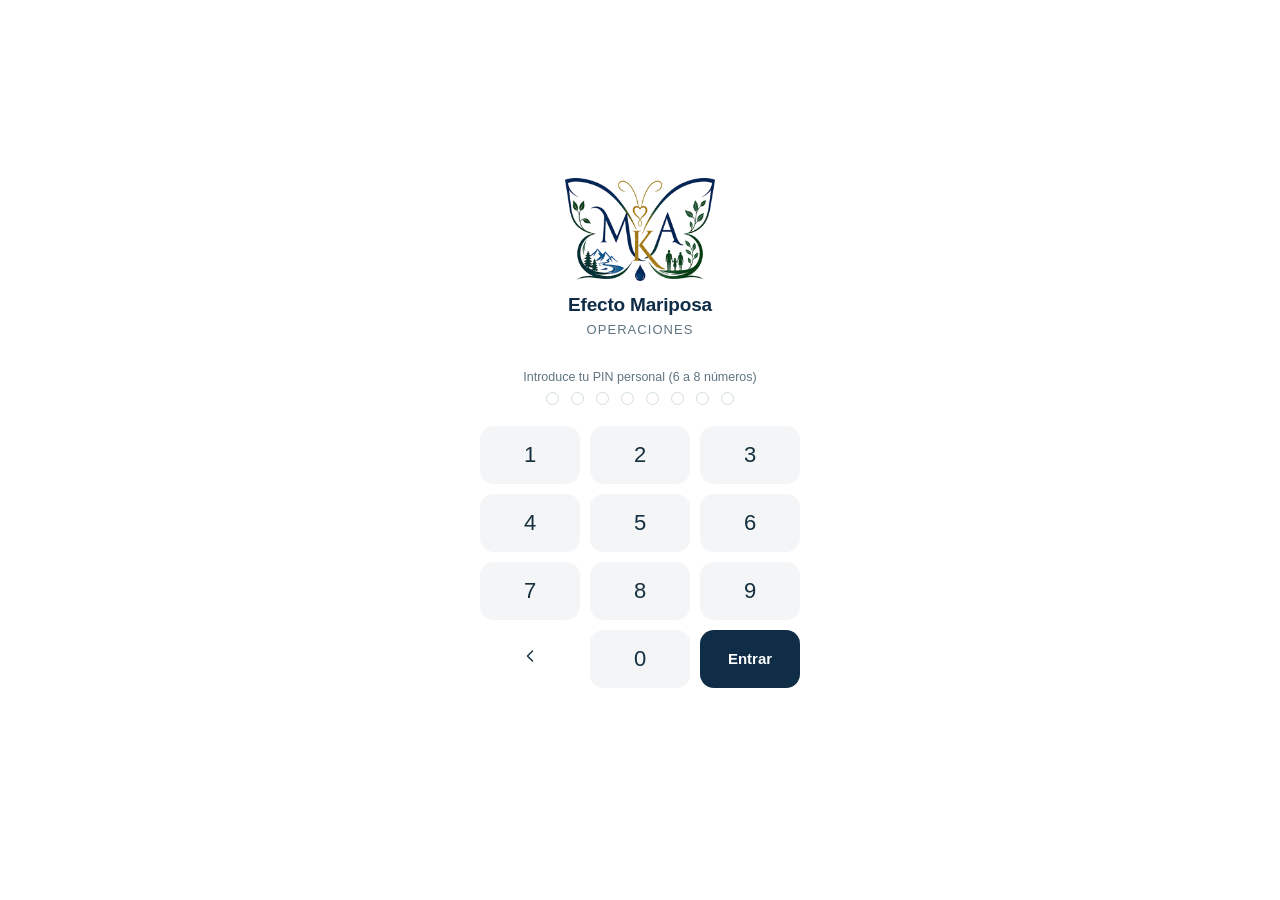
<file: index.html>
<!doctype html>
<html lang="es">
<head>
<meta charset="utf-8">
<meta name="viewport" content="width=device-width,initial-scale=1,viewport-fit=cover">
<title>Efecto Mariposa · Operaciones</title>
<meta name="theme-color" content="#ffffff">
<meta name="description" content="Control de servicios, calidad, incidencias y jornada de Efecto Mariposa Clean & Care.">
<meta name="apple-mobile-web-app-capable" content="yes">
<meta name="mobile-web-app-capable" content="yes">
<meta name="apple-mobile-web-app-status-bar-style" content="default">
<meta name="apple-mobile-web-app-title" content="EM Operaciones">
<script>if(/^clientes\./.test(location.hostname)&&!location.search)location.replace("cliente.html"+location.hash);</script>
<link rel="manifest" href="manifest.webmanifest">
<link rel="icon" type="image/png" href="icons/favicon.png">
<link rel="apple-touch-icon" href="icons/apple-touch-icon.png">
<link rel="stylesheet" href="styles.css?v=4.2.4">
</head>
<body>
<div id="splash"><img src="icons/logo-header.png" alt="Efecto Mariposa"></div>
<div id="root"></div>
<script src="config.js?v=4.2.4"></script>
<script src="app.js?v=4.2.4"></script>
</body>
</html>
</file>
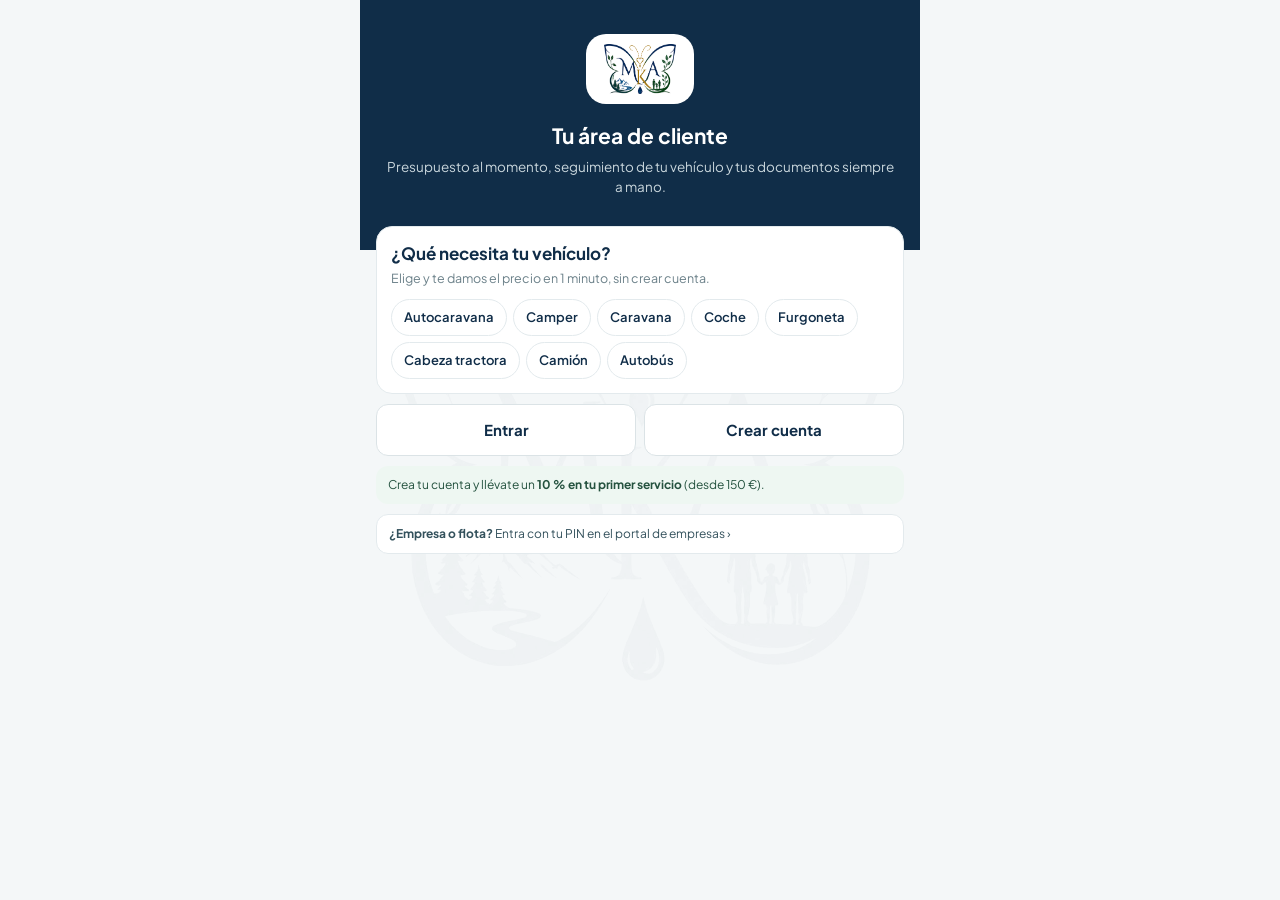
<file: cliente.html>
<!doctype html>
<html lang="es">
<head>
<meta charset="utf-8">
<meta name="viewport" content="width=device-width,initial-scale=1,viewport-fit=cover">
<title>Efecto Mariposa · Tu área de cliente</title>
<meta name="theme-color" content="#ffffff">
<meta name="description" content="Pide tu presupuesto de limpieza de autocaravana, camper, caravana o coche en 1 minuto y sigue tu servicio.">
<link rel="icon" type="image/png" href="icons/favicon.png">
<link rel="apple-touch-icon" href="icons/apple-touch-icon.png">
<link rel="preconnect" href="https://fonts.googleapis.com">
<link rel="stylesheet" href="https://fonts.googleapis.com/css2?family=Plus+Jakarta+Sans:wght@400;500;600;700&display=swap">
<link rel="stylesheet" href="cliente.css?v=4.2.4">
</head>
<body>
<img class="wm" src="icons/watermark.png" alt="" aria-hidden="true">
<div id="app"></div>
<script src="config.js?v=4.2.4"></script>
<script src="cliente.js?v=4.2.4"></script>
</body>
</html>
</file>
<file: styles.css>
:root{
  --navy:#102d48;--navy-2:#1c3f5f;--green:#176447;--green-2:#1f7a58;--gold:#ac812e;
  --bg:#f3f5f6;--card:#ffffff;--ink:#16303f;--muted:#5f7480;--faint:#8a9ba4;--line:#e2e8eb;--line-2:#d3dde1;
  --ok-bg:#e6f2ec;--ok:#16573e;--warn-bg:#fdf3dc;--warn:#7d5410;--bad-bg:#fbe9e6;--bad:#9b2f22;--info-bg:#e7eff6;--info:#1d4b73;--idle-bg:#eef1f3;--idle:#4d606b;
  --r:12px;--r-sm:8px;--shadow:0 1px 2px rgba(16,45,72,.06),0 2px 8px rgba(16,45,72,.04);
  --safe-b:env(safe-area-inset-bottom,0px);--safe-t:env(safe-area-inset-top,0px);
  --nav-h:62px;
}
*{box-sizing:border-box;-webkit-tap-highlight-color:transparent}
html,body{margin:0;background:var(--bg);color:var(--ink);font:15px/1.45 -apple-system,BlinkMacSystemFont,"Segoe UI",Roboto,"Helvetica Neue",Arial,sans-serif;-webkit-font-smoothing:antialiased}
button,input,select,textarea{font:inherit;color:inherit}
h1,h2,h3{margin:0;font-weight:650;letter-spacing:-.01em}
h1{font-size:20px}h2{font-size:16px}h3{font-size:14px}
p{margin:0}
a{color:var(--info)}
[hidden]{display:none!important}
.sr{position:absolute;width:1px;height:1px;overflow:hidden;clip:rect(0 0 0 0)}
svg.i{width:20px;height:20px;stroke:currentColor;fill:none;stroke-width:1.8;stroke-linecap:round;stroke-linejoin:round;flex:none}
svg.i.s{width:16px;height:16px}svg.i.l{width:24px;height:24px}

/* ---------- Pantalla de carga y acceso ---------- */
#splash{position:fixed;inset:0;display:flex;align-items:center;justify-content:center;background:#fff;z-index:50;transition:opacity .25s}
#splash img{width:120px;height:auto}
.login{min-height:100vh;min-height:100dvh;display:flex;flex-direction:column;align-items:center;justify-content:center;padding:24px;background:#fff}
.login .brand{text-align:center;margin-bottom:28px}
.login .brand img{width:150px;height:auto;display:block;margin:0 auto 10px}
.login .brand h1{font-size:19px;color:var(--navy)}
.login .brand p{color:var(--muted);font-size:13px;margin-top:2px;letter-spacing:.08em;text-transform:uppercase}
.pinbox{width:100%;max-width:320px}
.pin-dots{display:flex;justify-content:center;gap:12px;margin:6px 0 18px;height:16px}
.pin-dots i{width:13px;height:13px;border-radius:50%;border:1.6px solid var(--line-2);transition:.15s}
.pin-dots i.on{background:var(--navy);border-color:var(--navy)}
.keypad{display:grid;grid-template-columns:repeat(3,1fr);gap:10px}
.keypad button{height:58px;border:0;border-radius:14px;background:var(--bg);font-size:22px;font-weight:500;cursor:pointer}
.keypad button:active{background:var(--line)}
.keypad .k-ok{background:var(--navy);color:#fff;font-size:15px;font-weight:600}
.keypad .k-del{background:transparent}
.login .msg{min-height:20px;text-align:center;color:var(--bad);font-size:13px;margin-top:14px}

/* ---------- Estructura ---------- */
.app{min-height:100vh;min-height:100dvh}
.topbar{position:sticky;top:0;z-index:20;background:rgba(255,255,255,.96);backdrop-filter:saturate(1.4) blur(8px);border-bottom:1px solid var(--line);padding:calc(8px + var(--safe-t)) 16px 8px;display:flex;align-items:center;gap:10px;min-height:56px}
.topbar .logo{width:34px;height:34px;object-fit:contain}
.topbar .title{flex:1;min-width:0}
.topbar .title b{display:block;font-size:15px;color:var(--navy);white-space:nowrap;overflow:hidden;text-overflow:ellipsis}
.topbar .title small{display:flex;align-items:center;gap:5px;font-size:12px;color:var(--muted)}
.topbar .back{border:0;background:none;padding:6px;margin-left:-6px;border-radius:8px;cursor:pointer;color:var(--navy);display:flex}
.dot{width:7px;height:7px;border-radius:50%;background:var(--green);display:inline-block}
.dot.busy{background:var(--gold);animation:pulse 1s infinite}.dot.off{background:var(--faint)}.dot.err{background:var(--bad)}
@keyframes pulse{50%{opacity:.35}}
.iconbtn{border:0;background:none;padding:8px;border-radius:10px;cursor:pointer;color:var(--navy);display:flex}
.iconbtn:active{background:var(--bg)}
main{padding:14px 14px calc(var(--nav-h) + 24px + var(--safe-b));max-width:1120px;margin:0 auto}
.nav{position:fixed;left:0;right:0;bottom:0;z-index:20;background:#fff;border-top:1px solid var(--line);display:flex;padding:4px 4px calc(4px + var(--safe-b));height:calc(var(--nav-h) + var(--safe-b))}
.nav a{flex:1;display:flex;flex-direction:column;align-items:center;justify-content:center;gap:2px;font-size:11px;color:var(--faint);text-decoration:none;border-radius:10px;position:relative}
.nav a.on{color:var(--green)}
.nav a.on svg{stroke-width:2.1}
.nav .badge{position:absolute;top:4px;left:calc(50% + 6px);background:var(--bad);color:#fff;font-size:10px;font-weight:700;border-radius:9px;min-width:17px;height:17px;display:flex;align-items:center;justify-content:center;padding:0 4px}
.side{display:none}

/* ---------- Componentes ---------- */
.card{background:var(--card);border:1px solid var(--line);border-radius:var(--r);padding:14px;box-shadow:var(--shadow)}
.card+.card,.stack>*+*{margin-top:10px}
.sec{margin:18px 0 8px;display:flex;align-items:center;justify-content:space-between;gap:8px}
.sec h2{font-size:13px;text-transform:uppercase;letter-spacing:.06em;color:var(--muted);font-weight:650}
.sec .link{font-size:13px;color:var(--green);font-weight:600;text-decoration:none;background:none;border:0;cursor:pointer;padding:4px}
.muted{color:var(--muted)}.small{font-size:12.5px}.tiny{font-size:11.5px}
.row{display:flex;align-items:center;gap:10px}.row.wrap{flex-wrap:wrap}.between{justify-content:space-between}.grow{flex:1;min-width:0}
.ellipsis{white-space:nowrap;overflow:hidden;text-overflow:ellipsis}
.grid{display:grid;gap:10px}
.kpis{display:grid;grid-template-columns:repeat(2,1fr);gap:8px}
.kpi{background:#fff;border:1px solid var(--line);border-radius:var(--r);padding:9px 12px;cursor:pointer;text-align:left;box-shadow:var(--shadow)}
.kpi small{display:flex;align-items:center;gap:6px;color:var(--muted);font-size:12px}
.kpi b{display:block;font-size:21px;font-weight:650;color:var(--navy);margin-top:2px;font-variant-numeric:tabular-nums}
.kpi.alert b{color:var(--bad)}
.btn{display:inline-flex;align-items:center;justify-content:center;gap:7px;min-height:44px;padding:0 16px;border-radius:10px;border:1px solid transparent;background:var(--navy);color:#fff;font-weight:600;font-size:14.5px;cursor:pointer;text-decoration:none;white-space:nowrap}
.btn:active{transform:scale(.985)}
.btn.green{background:var(--green)}
.btn.ghost{background:#fff;color:var(--navy);border-color:var(--line-2)}
.btn.soft{background:var(--bg);color:var(--navy)}
.btn.danger{background:#fff;color:var(--bad);border-color:#f0c9c2}
.btn.wide{width:100%}
.btn.sm{min-height:34px;padding:0 11px;font-size:13px;border-radius:8px}
.btn[disabled]{opacity:.45;pointer-events:none}
.chip{display:inline-flex;align-items:center;gap:5px;font-size:11.5px;font-weight:600;padding:3px 9px;border-radius:20px;white-space:nowrap;background:var(--idle-bg);color:var(--idle)}
.chip.ok{background:var(--ok-bg);color:var(--ok)}.chip.warn{background:var(--warn-bg);color:var(--warn)}.chip.bad{background:var(--bad-bg);color:var(--bad)}.chip.info{background:var(--info-bg);color:var(--info)}.chip.navy{background:var(--navy);color:#fff}
.progress{height:5px;background:#e8edf0;border-radius:5px;overflow:hidden}
.progress i{display:block;height:100%;background:var(--green);border-radius:5px;transition:width .3s}
.avatars{display:flex}
.av{width:26px;height:26px;border-radius:50%;background:#dfe8ee;color:var(--navy);font-size:10.5px;font-weight:700;display:flex;align-items:center;justify-content:center;border:2px solid #fff;margin-left:-6px;position:relative}
.av:first-child{margin-left:0}
.av.on::after{content:'';position:absolute;right:-1px;bottom:-1px;width:8px;height:8px;border-radius:50%;background:var(--green);border:1.5px solid #fff}
.av.lg{width:34px;height:34px;font-size:12px;margin:0}
.empty{text-align:center;padding:28px 16px;color:var(--muted)}
.empty svg{width:34px;height:34px;color:var(--faint);margin-bottom:8px}
.seg{display:flex;background:#e9eef1;border-radius:10px;padding:3px;gap:3px}
.seg button{flex:1;border:0;background:none;min-height:38px;border-radius:8px;font-weight:600;font-size:13.5px;color:var(--muted);cursor:pointer;display:flex;align-items:center;justify-content:center;gap:6px}
.seg button.on{background:#fff;color:var(--navy);box-shadow:0 1px 3px rgba(16,45,72,.12)}
.seg.big button{min-height:46px}
.seg button.on.g{background:var(--green);color:#fff}.seg button.on.w{background:#c28a1d;color:#fff}.seg button.on.p{background:#5d707b;color:#fff}
.timer{font-variant-numeric:tabular-nums;font-weight:650;letter-spacing:.01em}
.list>.li{display:flex;align-items:center;gap:11px;padding:11px 0;border-top:1px solid var(--line)}
.list>.li:first-child{border-top:0}
.li .ic{width:36px;height:36px;border-radius:10px;background:var(--bg);display:flex;align-items:center;justify-content:center;color:var(--navy);flex:none}
.menu .li{cursor:pointer}
.menu .li:active{background:var(--bg)}
.search{position:relative}
.search svg{position:absolute;left:12px;top:50%;transform:translateY(-50%);color:var(--faint)}
.search input{padding-left:38px}

/* Formularios */
label.f{display:block;font-size:12.5px;font-weight:600;color:var(--muted);margin:12px 0 5px}
input.in,select.in,textarea.in{width:100%;min-height:44px;padding:10px 12px;border:1px solid var(--line-2);border-radius:10px;background:#fff;font-size:15px;outline:none}
textarea.in{min-height:84px;resize:vertical}
.in:focus{border-color:var(--navy);box-shadow:0 0 0 3px rgba(16,45,72,.08)}
.in.plate{text-transform:uppercase;font-weight:650;letter-spacing:.04em;font-size:17px}
.two{display:grid;grid-template-columns:1fr 1fr;gap:10px}
.check{display:flex;align-items:center;gap:10px;padding:9px 0;cursor:pointer}
.check input{width:20px;height:20px;accent-color:var(--green);flex:none}
.chips{display:flex;flex-wrap:wrap;gap:7px}
.chips button{border:1px solid var(--line-2);background:#fff;border-radius:20px;padding:7px 13px;font-size:13px;font-weight:600;color:var(--muted);cursor:pointer}
.chips button.on{background:var(--navy);border-color:var(--navy);color:#fff}
.switch{position:relative;width:42px;height:25px;flex:none}
.switch input{opacity:0;width:0;height:0}
.switch span{position:absolute;inset:0;background:#cfd9de;border-radius:25px;transition:.2s;cursor:pointer}
.switch span::before{content:'';position:absolute;left:3px;top:3px;width:19px;height:19px;border-radius:50%;background:#fff;transition:.2s;box-shadow:0 1px 2px rgba(0,0,0,.2)}
.switch input:checked+span{background:var(--green)}
.switch input:checked+span::before{transform:translateX(17px)}

/* Tarjeta de servicio */
.svc{cursor:pointer;transition:border-color .15s}
.svc:active{border-color:var(--line-2)}
.svc .plate{font-size:16.5px;font-weight:700;letter-spacing:.03em;color:var(--navy)}
.svc .meta{font-size:12.5px;color:var(--muted);margin-top:1px}
.svc .foot{display:flex;align-items:center;justify-content:space-between;margin-top:9px;font-size:12px;color:var(--muted)}
.svc .progress{margin-top:10px}

/* Detalle */
.hero{background:var(--navy);color:#fff;border-radius:var(--r);padding:14px;position:relative;overflow:hidden}
.hero .plate{font-size:22px;font-weight:750;letter-spacing:.04em}
.hero .meta{color:#c5d4de;font-size:13px}
.hero .chip{background:rgba(255,255,255,.14);color:#fff}
.hero .big{font-size:34px;margin:10px 0 2px}
.hero .seg{background:rgba(255,255,255,.1);margin-top:10px}
.hero .seg button{color:#d6e1e8}
.hero .seg button.on{color:#fff}
.hero .seg button.on:not(.g):not(.w):not(.p){background:#fff;color:var(--navy)}
.hero .leave{background:none;border:0;color:#c5d4de;font-size:13px;margin-top:10px;cursor:pointer;display:flex;align-items:center;gap:6px;padding:4px 0}
.acc{border-top:1px solid var(--line)}
.acc:first-child{border-top:0}
.acc>summary{list-style:none;display:flex;align-items:center;gap:10px;padding:12px 0;cursor:pointer}
.acc>summary::-webkit-details-marker{display:none}
.acc>summary .chev{transition:transform .2s;color:var(--faint)}
.acc[open]>summary .chev{transform:rotate(90deg)}
.acc .count{font-size:12px;color:var(--muted);font-variant-numeric:tabular-nums}
.acc .count.done{color:var(--green);font-weight:650}
.task{display:flex;align-items:center;gap:11px;padding:9px 0 9px 2px;border-top:1px dashed var(--line);cursor:pointer}
.task .bx{width:22px;height:22px;border-radius:6px;border:1.8px solid #b9c8cf;display:flex;align-items:center;justify-content:center;flex:none;color:#fff;transition:.15s}
.task.done .bx{background:var(--green);border-color:var(--green)}
.task.na .bx{background:#cfd9de;border-color:#cfd9de}
.task .tx{flex:1;font-size:14px}
.task.done .tx{color:var(--muted)}
.task .by{font-size:11px;color:var(--faint)}
.task .na-btn{border:0;background:var(--bg);color:var(--muted);font-size:11px;font-weight:600;border-radius:6px;padding:5px 7px;cursor:pointer}
.task.na .na-btn{background:var(--navy);color:#fff}
.here{border:1px solid var(--line-2);background:#fff;color:var(--muted);font-size:11px;font-weight:600;border-radius:14px;padding:4px 9px;cursor:pointer}
.here.on{background:var(--green);border-color:var(--green);color:#fff}
.photos{display:grid;grid-template-columns:repeat(auto-fill,minmax(88px,1fr));gap:6px}
.ph{position:relative;aspect-ratio:1;border-radius:9px;overflow:hidden;background:#e6ecef;cursor:pointer}
.ph img{width:100%;height:100%;object-fit:cover;display:block}
.ph .tag{position:absolute;left:4px;bottom:4px;background:rgba(16,45,72,.82);color:#fff;font-size:10px;font-weight:600;border-radius:5px;padding:2px 5px}
.ph .vis{position:absolute;right:4px;top:4px;width:22px;height:22px;border-radius:50%;background:rgba(255,255,255,.92);color:var(--navy);display:flex;align-items:center;justify-content:center}
.ph .vis.off{color:var(--bad)}
.ph .pend{position:absolute;inset:0;background:rgba(255,255,255,.55);display:flex;align-items:center;justify-content:center}
.ph.add{display:flex;flex-direction:column;align-items:center;justify-content:center;gap:4px;border:1.5px dashed var(--line-2);background:#fff;color:var(--muted);font-size:11.5px;font-weight:600}
.sig{width:100%;height:170px;border:1.5px dashed var(--line-2);border-radius:10px;background:#fff;touch-action:none;display:block}
.person{display:flex;align-items:center;gap:10px;padding:9px 0;border-top:1px solid var(--line)}
.person:first-child{border-top:0}
.inc{border-left:3px solid var(--bad);padding:2px 0 2px 11px;margin:10px 0}
.inc.res{border-left-color:var(--green)}
.note{background:var(--bg);border-radius:10px;padding:9px 11px;margin-top:8px;font-size:13.5px}
.kv{display:grid;grid-template-columns:auto 1fr;gap:6px 14px;font-size:13.5px}
.kv dt{color:var(--muted)}.kv dd{margin:0;font-weight:500}
table.t{width:100%;border-collapse:collapse;font-size:13.5px}
table.t th{text-align:left;font-size:11.5px;text-transform:uppercase;letter-spacing:.05em;color:var(--muted);font-weight:650;padding:8px 10px;border-bottom:1px solid var(--line)}
table.t td{padding:10px;border-bottom:1px solid var(--line)}
table.t tr.click{cursor:pointer}table.t tr.click:hover td{background:#f8fafb}

/* Hojas y avisos */
.scrim{position:fixed;inset:0;background:rgba(16,30,45,.45);z-index:40;display:flex;align-items:flex-end;justify-content:center;animation:fade .15s}
.sheet{background:#fff;width:100%;max-width:560px;max-height:92vh;max-height:92dvh;overflow:auto;border-radius:18px 18px 0 0;padding:8px 16px calc(18px + var(--safe-b));animation:up .2s ease-out}
.sheet .grab{width:38px;height:4px;border-radius:4px;background:#d5dee2;margin:4px auto 10px}
.sheet .sh-head{display:flex;align-items:center;justify-content:space-between;margin-bottom:6px}
.sheet .actions{display:flex;gap:8px;margin-top:16px}
.sheet .actions .btn{flex:1}
@keyframes up{from{transform:translateY(30px);opacity:.4}}
@keyframes fade{from{opacity:0}}
.viewer{position:fixed;inset:0;background:#0b1620;z-index:45;display:flex;flex-direction:column}
.viewer img{flex:1;min-height:0;object-fit:contain;width:100%}
.viewer .bar{display:flex;align-items:center;gap:10px;padding:calc(10px + var(--safe-t)) 12px 10px;color:#fff}
.viewer .bar .iconbtn{color:#fff}
.viewer .foot{padding:10px 14px calc(14px + var(--safe-b));color:#cfdbe2;display:flex;align-items:center;justify-content:space-between;gap:10px}
.toast{position:fixed;left:50%;bottom:calc(var(--nav-h) + 16px + var(--safe-b));transform:translateX(-50%);background:var(--ink);color:#fff;padding:10px 16px;border-radius:10px;font-size:13.5px;z-index:60;max-width:calc(100% - 32px);box-shadow:0 6px 20px rgba(0,0,0,.18);animation:up .2s}
.toast.err{background:var(--bad)}
.banner{display:flex;align-items:center;gap:10px;background:var(--info-bg);color:var(--info);border-radius:var(--r);padding:11px 12px;font-size:13.5px}
.banner.warn{background:var(--warn-bg);color:var(--warn)}
.banner .btn{margin-left:auto}
.pinshow{font-size:30px;font-weight:750;letter-spacing:.18em;text-align:center;color:var(--navy);background:var(--bg);border-radius:12px;padding:14px;margin:12px 0;font-variant-numeric:tabular-nums}
.bar-st{height:8px;background:#e8edf0;border-radius:8px;overflow:hidden}.bar-st i{display:block;height:100%;background:var(--navy)}

/* ---------- Escritorio ---------- */
@media (min-width:900px){
  :root{--nav-h:0px}
  body{font-size:14.5px}
  .nav{display:none}
  .app{display:grid;grid-template-columns:232px 1fr}
  .side{display:flex;flex-direction:column;position:sticky;top:0;height:100vh;background:#fff;border-right:1px solid var(--line);padding:16px 12px}
  .side .brand{display:flex;align-items:center;gap:10px;padding:4px 8px 18px}
  .side .brand img{width:40px;height:40px;object-fit:contain}
  .side .brand b{display:block;color:var(--navy);font-size:14px;line-height:1.2}
  .side .brand small{color:var(--muted);font-size:11.5px;letter-spacing:.06em;text-transform:uppercase}
  .side a{display:flex;align-items:center;gap:11px;padding:9px 10px;border-radius:9px;color:var(--muted);text-decoration:none;font-weight:550;font-size:14px;position:relative}
  .side a:hover{background:var(--bg)}
  .side a.on{background:var(--ok-bg);color:var(--green)}
  .side .grp{font-size:11px;text-transform:uppercase;letter-spacing:.07em;color:var(--faint);padding:16px 10px 6px;font-weight:650}
  .side .badge{margin-left:auto;background:var(--bad);color:#fff;font-size:10.5px;font-weight:700;border-radius:9px;padding:1px 6px}
  .side .me{margin-top:auto;border-top:1px solid var(--line);padding:12px 8px 0;display:flex;align-items:center;gap:10px}
  .topbar .logo{display:none}
  main{padding:20px 28px 40px}
  .kpis{grid-template-columns:repeat(4,1fr)}
  .cols{display:grid;grid-template-columns:repeat(auto-fill,minmax(300px,1fr));gap:12px}
  .cols>.card+.card{margin-top:0}
  .detail{display:grid;grid-template-columns:minmax(0,1.25fr) minmax(0,1fr);gap:14px;align-items:start}
  .detail>.col>*+*{margin-top:12px}
  .scrim{align-items:center}
  .sheet{border-radius:16px;padding:16px 20px 20px}
  .sheet .grab{display:none}
  .toast{bottom:24px}
}
@media (max-width:899px){.detail>.col>*+*,.detail>.col+.col{margin-top:10px}.hide-m{display:none!important}}
@media (min-width:900px){.hide-d{display:none!important}}

.acc:not([open]) .here:not(.on){display:none}
/* Portal del cliente */
.steps{display:flex;align-items:center;margin:12px 0 4px}
.steps .st{width:20px;height:20px;border-radius:50%;background:#e2e8eb;display:flex;align-items:center;justify-content:center;color:#fff;flex:none}
.steps .st svg{width:12px;height:12px;stroke-width:3}
.steps .st.on{background:var(--green)}
.steps .st.now{background:#fff;border:2.5px solid var(--green)}
.steps .ln{flex:1;height:2.5px;background:#e2e8eb}.steps .ln.on{background:var(--green)}
.steps-l{display:flex;justify-content:space-between;font-size:10.5px;color:var(--faint)}
.steps-l span{flex:1;text-align:center}.steps-l span:first-child{text-align:left}.steps-l span:last-child{text-align:right}
.steps-l .cur{color:var(--green);font-weight:650}
.steps-l small{display:block;font-size:10px;color:var(--faint);font-weight:400}
.hero .steps .st{background:rgba(255,255,255,.18)}.hero .steps .st.on{background:#3fa37a}.hero .steps .st.now{background:var(--navy);border-color:#3fa37a}
.hero .steps .ln{background:rgba(255,255,255,.18)}.hero .steps .ln.on{background:#3fa37a}
.hero .steps-l{color:#9fb3c1}.hero .steps-l .cur{color:#fff}.hero .steps-l small{color:#9fb3c1}
.kpis.kpis3{grid-template-columns:repeat(3,1fr)}
.kpis3 .kpi{cursor:default}
@media (min-width:900px){.kpis.kpis3{grid-template-columns:repeat(3,1fr)}}
/* Almacén */
.ithumb{width:44px;height:44px;border-radius:10px;background:var(--bg);display:flex;align-items:center;justify-content:center;color:var(--navy);flex:none;overflow:hidden}
.ithumb img{width:100%;height:100%;object-fit:cover}
.ithumb.big{width:84px;height:84px;border-radius:14px}
.irow{cursor:pointer}.irow:active{background:var(--bg)}
.lvl{display:flex;gap:3px;justify-content:flex-end}.lvl i{width:13px;height:7px;border-radius:3px}
.search input.in{padding-left:38px}

/* ---------- CRM y administración ---------- */
.kpis.k4{grid-template-columns:repeat(2,1fr)}
@media(min-width:760px){.kpis.k4{grid-template-columns:repeat(4,1fr)}}
.kpi .progress{height:5px}
.kpi small.tiny{display:block;margin-top:2px}
.grid2{display:grid;grid-template-columns:minmax(0,1fr);gap:10px;align-items:start}
@media(min-width:900px){.grid2{grid-template-columns:repeat(2,minmax(0,1fr))}.grid2>.card+.card{margin-top:0}}
.grid2>.card{margin-top:0}
.list>.li.row-l,.list>a.li{text-decoration:none;color:inherit;padding:9px 0}
.list>.li b{font-weight:600;font-size:14px}
.li .small{font-size:12.5px}
.tl{border-left:2px solid var(--line);margin-left:4px;padding-left:12px}
.tl-i{position:relative;padding:4px 0 10px}
.tl-i:before{content:"";position:absolute;left:-17px;top:9px;width:8px;height:8px;border-radius:50%;background:var(--gold)}
.tl-i p{font-size:13.5px;margin-top:2px}
.lnr{display:flex;gap:6px;align-items:center;margin-top:6px}
.lnr .in{min-width:0;flex:1;padding:0 8px;height:38px;font-size:13.5px}
.lnr .in.grow2{flex:2.4}.lnr .in.num{flex:.7;text-align:right}
.lnr input[type=date]{flex:1.1}
@media(max-width:560px){.lnr{flex-wrap:wrap;padding:8px;background:var(--bg);border-radius:10px}.lnr .in.grow2{flex-basis:100%}}
.tot-l{margin-top:12px;padding:10px 12px;background:var(--bg);border-radius:10px;font-size:13.5px;text-align:right;font-variant-numeric:tabular-nums}
.sm-sel{width:auto;height:32px;padding:0 6px;font-size:12.5px}
.card.soft{background:var(--bg);box-shadow:none}
@media(max-width:520px){.hide-s{display:none}}
.strip{display:flex;align-items:center;gap:14px;width:100%;margin-top:10px;padding:10px 12px;border:1px solid var(--line);border-radius:var(--r);background:#fff;box-shadow:var(--shadow);font-size:13px;color:var(--muted);cursor:pointer;text-align:left;flex-wrap:wrap}
.strip b{color:var(--navy);font-variant-numeric:tabular-nums}.strip .bad-t b{color:var(--bad)}
.strip svg:last-child{margin-left:auto}
.ag-d{margin-bottom:10px}
.ag-h{font-size:12px;font-weight:650;text-transform:uppercase;letter-spacing:.05em;color:var(--muted);padding:6px 2px}
.ag-h.today{color:var(--green)}
.ag-e{display:flex;gap:10px;align-items:center;background:#fff;border:1px solid var(--line);border-left:3px solid var(--navy);border-radius:8px;padding:9px 11px;margin-top:6px;cursor:pointer;font-size:14px}
.ag-e.seg{border-left-color:var(--gold)}
.ag-t{font-size:12px;color:var(--muted);white-space:nowrap;min-width:84px}
.ag-e b{font-weight:600}
/* Línea de pasos con el vehículo */
.rv-steps{margin:12px -4px 0;background:#fff;border-radius:10px}
.rv-steps svg{display:block;overflow:visible}
.rv-veh{transition:transform 1.6s cubic-bezier(.45,.05,.25,1)}
.rv-veh .wh{transform-box:fill-box;transform-origin:center}
.rv-veh.go .wh{animation:rvspin .45s linear infinite}
.rv-veh.go{animation:rvbump .25s ease-in-out infinite alternate}
@keyframes rvspin{to{transform:rotate(360deg)}}
@keyframes rvbump{to{translate:0 -1px}}
.rv-prog{transition:all 1.6s cubic-bezier(.45,.05,.25,1)}
@media(prefers-reduced-motion:reduce){.rv-veh,.rv-prog{transition:none}.rv-veh.go,.rv-veh.go .wh{animation:none}}
.rep-card .rep-ph{display:flex;align-items:center;gap:12px}
.rep-card .ithumb.big{width:96px;height:96px}
.rep-card .rep-ph .btn{flex:1;height:52px}
.resv{display:grid;grid-template-columns:1fr 1fr;gap:8px;margin-top:12px}
.resv>div{background:var(--bg);border-radius:10px;padding:8px 10px}
.resv small{display:block;font-size:11.5px;color:var(--muted)}.resv b{font-size:16px;color:var(--navy)}
.rep-res{margin-top:12px;border:1px dashed var(--line);border-radius:10px;padding:8px 10px}
.rep-res summary{cursor:pointer;font-size:13.5px;font-weight:600;color:var(--navy)}
.rep-match{margin-top:8px;padding:8px 10px;border:1px solid #ecd9a8;background:#fdf9ee;border-radius:10px}
.rep-match .li{display:flex;align-items:center;gap:10px}
/* v3.4 */
.search{position:relative}.search .sx{position:absolute;right:6px;top:50%;transform:translateY(-50%);border:0;background:none;padding:6px;color:var(--muted);cursor:pointer}
.chips.scrollx{flex-wrap:nowrap;overflow-x:auto;scrollbar-width:none}.chips.scrollx::-webkit-scrollbar{display:none}.chips.scrollx button{flex:none}
#imic.rec{background:#fdecec;border-color:var(--bad);color:var(--bad)}
.iq-w{border-bottom:1px solid var(--line)}.iq-w:last-child{border-bottom:0}.iq-w .li{border-bottom:0!important}
.iq-act{display:flex;gap:6px;align-items:center;padding:0 0 9px 58px;flex-wrap:wrap}.iq-act .btn{height:30px;font-size:12.5px;padding:0 10px}
.pcard{padding:12px 14px}.cols>.pcard{margin-top:0}
.todo{display:flex;gap:6px;align-items:flex-start;margin-top:8px;font-size:13.5px;color:var(--navy);background:#f3f7f5;border-radius:8px;padding:7px 9px}.todo svg{flex:none;margin-top:2px;color:var(--green)}
.nmore summary{list-style:none;cursor:pointer}.nmore summary::-webkit-details-marker{display:none}.nmore[open] summary{display:none}.nmore p,.tl-i p{font-size:13.5px}
.tl-more summary{cursor:pointer;margin:4px 0 0 18px}
.kanban{display:grid;grid-template-columns:repeat(4,minmax(0,1fr));gap:10px;align-items:start}
.kcol{background:var(--bg);border-radius:12px;padding:8px;min-height:200px;border:2px dashed transparent}.kcol.over{border-color:var(--green)}
.kh{font-size:12px;font-weight:700;text-transform:uppercase;letter-spacing:.04em;color:var(--muted);padding:4px 4px 8px;display:flex;justify-content:space-between}
.kc{display:block;background:#fff;border:1px solid var(--line);border-radius:10px;padding:8px 10px;margin-bottom:6px;text-decoration:none;color:inherit;cursor:grab}
.kc b{display:block;font-size:13.5px}.kc small{display:block;color:var(--muted);font-size:12px;margin:2px 0 4px}.kc.drag{opacity:.5}
.dot{display:inline-block;width:9px;height:9px;border-radius:50%;margin-right:5px;vertical-align:middle}.dot.srv{background:var(--green)}.dot.seg{background:var(--gold)}.dot.otro{background:var(--navy)}
.ag-e.srv{border-left-color:var(--green)}.ag-e.otro{border-left-color:var(--navy)}
button.ag-h{border:0;background:none;cursor:pointer;width:100%;text-align:left}
.cal-m{display:grid;grid-template-columns:repeat(7,minmax(0,1fr));gap:3px}
.cal-h{font-size:11px;font-weight:700;color:var(--muted);text-align:center;padding:4px 0}
.cal-d{min-height:64px;background:#fff;border:1px solid var(--line);border-radius:8px;padding:3px;text-align:left;display:flex;flex-direction:column;gap:2px;cursor:pointer;overflow:hidden}
.cal-d .n{font-size:12px;font-weight:650;color:var(--navy)}.cal-d.out{opacity:.45}.cal-d.today{border-color:var(--green);box-shadow:inset 0 0 0 1px var(--green)}
.pill{display:block;font-size:10.5px;line-height:1.3;padding:1px 4px;border-radius:4px;color:#fff;white-space:nowrap;overflow:hidden;text-overflow:ellipsis}
.pill.srv{background:var(--green)}.pill.seg{background:var(--gold)}.pill.otro{background:var(--navy)}.cal-d .more{font-size:10.5px;color:var(--muted)}
@media(min-width:900px){.cal-d{min-height:96px}.pill{font-size:11.5px}.cal-w{display:grid;grid-template-columns:repeat(7,minmax(0,1fr));gap:8px}.cal-w .ag-e{flex-direction:column;align-items:flex-start;gap:2px;font-size:13px}}
.cal-dia{background:#fff;border:1px solid var(--line);border-radius:12px;padding:4px 10px;margin-top:8px}
.cal-dia .hr{display:flex;gap:10px;border-bottom:1px solid var(--line);min-height:40px;padding:4px 0}.cal-dia .hr:last-child{border-bottom:0}.cal-dia .hr>span{font-size:12px;color:var(--muted);width:42px;flex:none;padding-top:4px}.cal-dia .hr .ag-e{margin-top:0;margin-bottom:4px}
.iq-w>.li{display:flex;align-items:center;gap:12px;padding:10px 0 6px}
.kc small{display:-webkit-box;-webkit-line-clamp:2;-webkit-box-orient:vertical;overflow:hidden}
.iq-w b.ellipsis{white-space:normal;display:-webkit-box!important;-webkit-line-clamp:2;-webkit-box-orient:vertical}
.search input.in{padding-right:34px}.search .sx{right:10px}
@media (min-width:900px){.side{overflow-y:auto;overscroll-behavior:contain;scrollbar-width:thin}}
/* Contabilidad 2.0 */
.acc-acts{display:grid;grid-template-columns:repeat(4,minmax(0,1fr));gap:8px}
.acc-acts button{display:flex;flex-direction:column;align-items:center;gap:6px;padding:14px 6px;border:1px solid var(--line);border-radius:12px;background:#fff;font-weight:600;font-size:13px;color:var(--navy);cursor:pointer;box-shadow:var(--shadow)}
.acc-acts button svg{width:24px;height:24px;color:var(--green)}
.acc-acts button.rec{border-color:var(--bad);color:var(--bad)}
.acc-say{background:#f3f7f5;border-radius:12px;padding:12px 14px;font-size:14.5px;line-height:1.5;margin-top:12px}
.acc-say b{color:var(--navy)}
.bk-row{display:grid;grid-template-columns:auto 1fr auto;gap:8px;align-items:center;padding:9px 0;border-top:1px solid var(--line)}
.bk-row:first-child{border-top:0}.bk-row .amt{font-weight:650;font-variant-numeric:tabular-nums;white-space:nowrap}.bk-row .amt.neg{color:var(--bad)}.bk-row .amt.pos{color:var(--green)}
.bk-row select{grid-column:2/4;height:34px;font-size:13px}
.bk-row.done{opacity:.45}
.yr-bars{display:grid;grid-template-columns:repeat(12,1fr);gap:4px;align-items:end;height:110px;margin-top:10px}
.yr-bars div{display:flex;gap:1px;align-items:end;height:100%}.yr-bars i{flex:1;background:var(--green);border-radius:3px 3px 0 0;min-height:2px}.yr-bars i.prev{background:#c9d6dc}
.yr-lbl{display:grid;grid-template-columns:repeat(12,1fr);gap:4px;font-size:10.5px;color:var(--muted);text-align:center;margin-top:4px}
</file>
<file: cliente.css>
:root{--navy:#102d48;--green:#1f7a58;--green-d:#176447;--gold:#ac812e;--bg:#f4f7f8;--ink:#1d3340;--muted:#6b8089;--line:#e3eaed;--soft:#eef7f2;--warn:#fdf6e6;--warn-i:#7a5a12;--bad:#a32d2d}
*{box-sizing:border-box;-webkit-tap-highlight-color:transparent}
html,body{margin:0;background:var(--bg);color:var(--ink);font:15px/1.45 'Plus Jakarta Sans',-apple-system,BlinkMacSystemFont,'Segoe UI',Roboto,Arial,sans-serif;-webkit-font-smoothing:antialiased}
button,input,select,textarea{font:inherit;color:inherit}
a{color:var(--green)}
h1,h2,h3,p{margin:0}
.wm{position:fixed;width:min(520px,110vw);left:50%;top:52%;transform:translate(-50%,-50%);opacity:.045;pointer-events:none;z-index:0}
#app{position:relative;z-index:1;max-width:560px;margin:0 auto;min-height:100vh;padding-bottom:110px}
.top{background:#fff;border-bottom:1px solid var(--line);padding:12px 16px;display:flex;align-items:center;gap:10px;position:sticky;top:0;z-index:5}
.top img{height:34px}
.top .tt{flex:1;min-width:0}
.top small{display:block;font-size:11px;color:var(--muted);letter-spacing:.5px;text-transform:uppercase}
.top b{display:block;font-size:16px;color:var(--navy);white-space:nowrap;overflow:hidden;text-overflow:ellipsis}
.ib{width:40px;height:40px;border-radius:12px;border:1px solid var(--line);background:#fff;display:flex;align-items:center;justify-content:center;cursor:pointer;flex:none;color:var(--navy);text-decoration:none;font-size:20px}
.pad{padding:12px 16px;display:flex;flex-direction:column;gap:10px}
.card{background:#fff;border:1px solid var(--line);border-radius:16px;padding:14px}
.hero{background:var(--navy);color:#fff;padding:34px 24px 54px;text-align:center}
.hero .lg{background:#fff;border-radius:20px;padding:10px 18px;display:inline-block}
.hero .lg img{height:50px;display:block}
.hero h1{font-size:21px;margin-top:12px}
.hero p{color:#c9d6dc;font-size:13.5px;margin-top:6px}
.lift{margin-top:-36px}
.btn{display:block;width:100%;border:0;border-radius:12px;padding:14px;font-weight:700;font-size:15px;cursor:pointer;text-align:center;text-decoration:none;background:var(--green);color:#fff}
.btn:disabled{opacity:.5;cursor:default}
.btn.navy{background:var(--navy)}.btn.gold{background:var(--gold)}
.btn.ghost{background:#fff;color:var(--navy);border:1px solid #dbe3e6}
.btn.sm{padding:9px 12px;font-size:13px;width:auto;display:inline-block}
.f{display:block;font-size:12px;color:#5b7079;font-weight:600}
.in{display:block;width:100%;margin-top:5px;min-height:44px;border:1px solid #dbe3e6;border-radius:12px;padding:10px 14px;font-size:15px;background:#fff}
textarea.in{min-height:80px;resize:vertical}
.ck{display:flex;gap:10px;align-items:flex-start;font-size:12.5px;color:#33515c;cursor:pointer}
.ck input{width:18px;height:18px;margin-top:1px;accent-color:var(--green);flex:none}
.seg{display:flex;background:#e9eff1;border-radius:12px;padding:4px;gap:2px}
.seg button{flex:1;border:0;border-radius:9px;padding:9px 4px;font-size:13px;font-weight:600;cursor:pointer;background:transparent;color:var(--navy)}
.seg button.on{background:#fff}
.h{font-size:13.5px;font-weight:700;color:var(--navy);margin:10px 2px 2px}
.h small{display:block;font-weight:500;font-size:11.5px;color:var(--muted)}
.chips{display:flex;flex-wrap:wrap;gap:6px}
.chip{border:1px solid var(--line);background:#fff;border-radius:20px;padding:8px 12px;font-size:13px;font-weight:600;cursor:pointer;color:var(--navy)}
.chip.on{background:var(--green);border-color:var(--green);color:#fff}
.chip:disabled{opacity:.45;cursor:default}
.chip i{font-style:normal;font-weight:700;margin-left:6px;opacity:.85}
.opt{width:100%;text-align:left;border:1px solid var(--line);background:#fff;border-radius:14px;padding:11px 13px;display:flex;gap:10px;align-items:center;cursor:pointer}
.opt.on{background:var(--soft);border:2px solid var(--green);padding:10px 12px}
.opt:disabled{opacity:.5;cursor:default}
.opt .dot{width:20px;height:20px;border-radius:50%;border:2px solid #c5d1d6;flex:none}
.opt.on .dot{border:6px solid var(--green)}
.opt.chk .dot{border-radius:6px;display:flex;align-items:center;justify-content:center;font-size:13px;font-weight:700;color:#fff}
.opt.chk.on .dot{border:2px solid var(--green);background:var(--green)}
.opt .t{flex:1;min-width:0}.opt b{display:block;font-size:14px;color:var(--navy)}.opt span{display:block;font-size:12px;color:var(--muted);line-height:1.35}
.opt .p{font-weight:700;font-size:13px;color:var(--navy);white-space:nowrap}
.bar{position:fixed;left:0;right:0;bottom:0;z-index:6;background:#fff;border-top:1px solid var(--line);padding:10px 16px calc(14px + env(safe-area-inset-bottom,0px))}
.bar .in2{max-width:528px;margin:0 auto}
.bar .row{display:flex;gap:12px;align-items:center}
.bar .tot{flex:1}.bar .tot small{display:block;font-size:11px;color:var(--muted)}.bar .tot b{font-size:21px;color:var(--navy)}
.bar .dsc{display:flex;justify-content:space-between;font-size:11.5px;margin-bottom:3px;color:var(--muted)}
.bar .dsc.on{color:var(--green)}
.bar .btn{width:auto;padding:13px 20px}
.note{font-size:12px;line-height:1.5;border-radius:12px;padding:10px 12px;background:var(--soft);color:#24523f}
.note.warn{background:var(--warn);color:var(--warn-i)}
.note.info{background:#fff;border:1px solid var(--line);color:#33515c}
.grid2{display:grid;grid-template-columns:repeat(2,minmax(0,1fr));gap:8px}
.slot{height:110px;border-radius:14px;border:2px dashed #b9c9cf;background:#fff;display:flex;flex-direction:column;align-items:center;justify-content:center;gap:4px;cursor:pointer;position:relative;overflow:hidden;padding:6px;text-align:center}
.slot b{font-size:12.5px;color:var(--navy)}.slot span{font-size:11px;color:var(--muted)}
.slot.done{border:2px solid var(--green)}
.slot img{position:absolute;inset:0;width:100%;height:100%;object-fit:cover}
.slot .ok{position:absolute;right:6px;top:6px;background:var(--green);color:#fff;border-radius:10px;font-size:11px;font-weight:700;padding:2px 7px}
.lines{font-size:13.5px}
.lines div{display:flex;justify-content:space-between;gap:10px;padding:7px 0;border-bottom:1px solid #eef2f4}
.lines b{white-space:nowrap}
.lines .d{color:var(--green)}
.lines .tt{background:var(--navy);color:#fff;border-radius:10px;padding:11px 12px;margin-top:6px;border:0}
.lines .tt b{font-size:18px}
.steps .s{display:flex;gap:10px;align-items:flex-start;padding:5px 0}
.steps .k{width:22px;height:22px;border-radius:50%;flex:none;display:flex;align-items:center;justify-content:center;font-size:12px;font-weight:700;color:#fff;background:#c5d1d6}
.steps .s.done .k{background:var(--green)}.steps .s.now .k{background:var(--gold)}
.steps .s b{font-size:13.5px;color:var(--navy)}.steps .s div span{display:block;font-size:11.5px;color:var(--muted)}
.st{font-size:11px;font-weight:700;padding:5px 9px;border-radius:20px;background:var(--warn);color:var(--warn-i);white-space:nowrap}
.st.ok{background:var(--soft);color:var(--green)}.st.bad{background:#fdecec;color:var(--bad)}
.chat{display:flex;flex-direction:column;gap:6px;max-height:340px;overflow:auto}
.msg{max-width:84%;border-radius:14px;padding:8px 11px;font-size:13.5px;line-height:1.4}
.msg small{display:block;font-size:10.5px;opacity:.7;margin-top:2px}
.msg.c{align-self:flex-end;background:var(--green);color:#fff;border-bottom-right-radius:4px}
.msg.e{align-self:flex-start;background:#eef2f4;border-bottom-left-radius:4px}
.msg.s{align-self:center;background:transparent;color:var(--muted);font-size:12px;text-align:center}
.promo{background:var(--navy);color:#fff;border-radius:16px;padding:16px;position:relative;overflow:hidden}
.promo .badge{position:absolute;right:-14px;top:-14px;width:84px;height:84px;border-radius:50%;background:var(--gold);display:flex;align-items:flex-end;padding:0 0 18px 16px;font-size:19px;font-weight:700}
.promo h3{font-size:16px;max-width:215px}.promo p{font-size:12px;color:#c9d6dc;margin:4px 0 10px;max-width:270px;line-height:1.5}
.li{display:flex;gap:12px;align-items:center;padding:12px 0;border-bottom:1px solid #eef2f4;text-decoration:none;color:inherit;cursor:pointer}
.li:last-child{border-bottom:0}
.li .g{flex:1;min-width:0}.li b{display:block;font-size:14px;color:var(--navy)}.li span{display:block;font-size:12px;color:var(--muted)}
.toast{position:fixed;left:50%;bottom:120px;transform:translateX(-50%);background:var(--navy);color:#fff;border-radius:12px;padding:10px 16px;font-size:13.5px;z-index:20;max-width:90vw;box-shadow:0 6px 20px rgba(0,0,0,.18)}
.toast.err{background:var(--bad)}
.muted{color:var(--muted)}.small{font-size:12.5px}.center{text-align:center}
.spin{width:28px;height:28px;border:3px solid #dbe3e6;border-top-color:var(--green);border-radius:50%;animation:sp 1s linear infinite;margin:40px auto}
@keyframes sp{to{transform:rotate(360deg)}}
.prep li{margin:4px 0;font-size:13px}
details summary{cursor:pointer;font-weight:700;color:var(--navy);font-size:13.5px}

.wcard{position:relative;overflow:hidden;border-radius:18px;padding:16px;color:#fff;background:linear-gradient(135deg,#102d48,#1c4a6e);box-shadow:0 6px 18px rgba(16,45,72,.18)}
.wcard.gift{background:linear-gradient(135deg,#ac812e,#d1a64e)}
.wcard.off{filter:grayscale(.7);opacity:.7}
.wcard .wtop{display:flex;justify-content:space-between;font-size:11px;letter-spacing:1.2px;opacity:.9;font-weight:600}
.wcard .wst{background:rgba(255,255,255,.2);border-radius:20px;padding:2px 9px;letter-spacing:0}
.wcard .wname{font-size:17px;font-weight:700;margin-top:8px}
.wcard .wsub{font-size:12px;opacity:.88;margin-top:4px;line-height:1.45}
.wcard .wamt{font-size:34px;font-weight:700;margin-top:6px}
.wcard .wcode{display:inline-block;font-size:17px;letter-spacing:3px;font-weight:700;background:rgba(255,255,255,.18);border:1px dashed rgba(255,255,255,.7);border-radius:10px;padding:4px 12px;margin-top:4px}
.wcard .wvis{display:flex;gap:6px;margin-top:10px}
.wcard .wvis span{flex:1;height:30px;border-radius:9px;background:rgba(255,255,255,.14);display:flex;align-items:center;justify-content:center;font-size:12px;font-weight:700}
.wcard .wvis span.on{background:#1f7a58}
.wcard .wbar{height:6px;border-radius:4px;background:rgba(255,255,255,.2);margin-top:10px;overflow:hidden}
.wcard .wbar i{display:block;height:100%;background:#7fd1ad}
.wcard .wpay{background:#fff;color:var(--ink);border-radius:12px;padding:10px 12px;margin-top:10px;font-size:13px;line-height:1.5}
.wcard .stamp{position:absolute;right:14px;top:40px;transform:rotate(-14deg);border:3px solid #fff;border-radius:8px;padding:2px 10px;font-weight:800;letter-spacing:3px;font-size:18px;opacity:.9}
.wuse{margin-top:10px;background:rgba(255,255,255,.18);border:1px solid rgba(255,255,255,.35);border-radius:10px;padding:9px 12px;text-align:center;font-weight:700;color:#fff}
.wcard[data-bono]:active{transform:scale(.99)}
</file>
